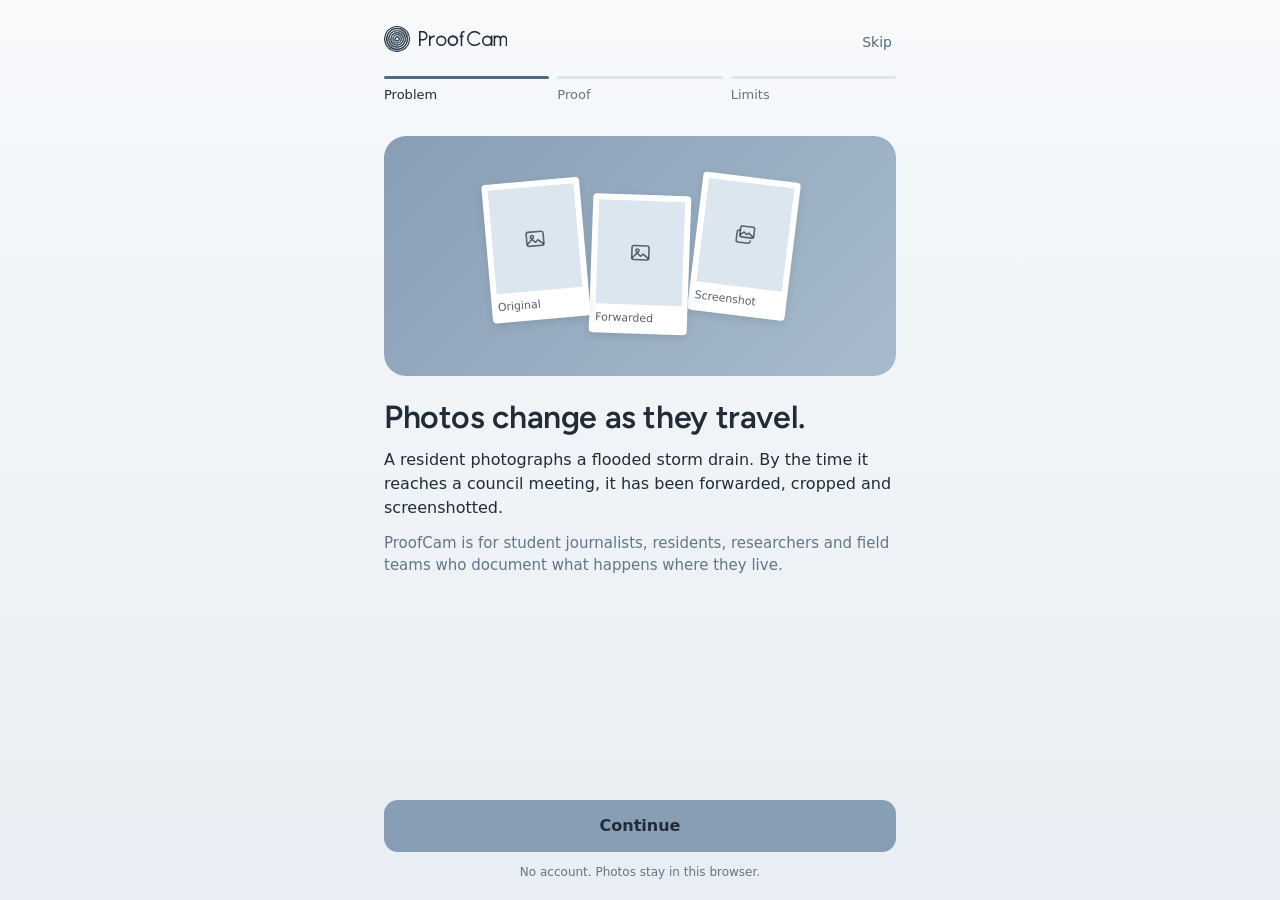
<file: web/index.html>
<!doctype html>
<html lang="en">
<head>
  <meta charset="utf-8">
  <meta name="viewport" content="width=device-width, initial-scale=1, viewport-fit=cover, interactive-widget=resizes-content">
  <meta name="color-scheme" content="light dark">
  <meta name="theme-color" media="(prefers-color-scheme: light)" content="#F7F9FB">
  <meta name="theme-color" media="(prefers-color-scheme: dark)" content="#12181F">
  <meta name="referrer" content="no-referrer">
  <meta name="description" content="Take photos that carry a signed proof inside the JPEG, and check whether a photo still matches its proof. Everything runs in your browser.">
  <title>ProofCam</title>
  <link rel="icon" href="icons/icon.svg" type="image/svg+xml">
  <link rel="apple-touch-icon" href="icons/icon-180.png">
  <link rel="manifest" href="manifest.webmanifest">
  <link rel="preconnect" href="https://fonts.googleapis.com">
  <link rel="preconnect" href="https://fonts.gstatic.com" crossorigin>
  <link rel="stylesheet" href="https://fonts.googleapis.com/css2?family=Figtree:wght@600&display=swap">
  <link rel="stylesheet" href="styles.css">
  <script type="module" src="js/app.js"></script>
</head>
<body>
  <!-- First-launch introduction; Settings reopens it as a dialog. -->
  <div id="intro-root" class="intro-root" hidden></div>

  <div class="shell" id="shell" hidden>
    <nav class="tabs" aria-label="Main">
      <div class="rail-brand" data-lockup></div>
      <button class="tab" data-tab="capture" aria-current="page"><span data-icon="camera"></span><span>Capture</span></button>
      <button class="tab" data-tab="verify"><span data-icon="scope"></span><span>Verify</span></button>
      <button class="tab" data-tab="settings"><span data-icon="sliders"></span><span>Settings</span></button>
      <p class="rail-note">No account. Photos stay in this browser.</p>
    </nav>

    <main>
      <!-- Capture -->
      <section class="screen capture" id="capture" aria-label="Capture">
        <header class="capture-bar">
          <button class="icon-button" id="flash" aria-label="Turn flash on" disabled></button>
          <span data-lockup></span>
          <span class="aspect" aria-label="Photo aspect ratio, four by three">4:3</span>
        </header>
        <div class="viewfinder" id="viewfinder">
          <video id="video" playsinline muted autoplay aria-label="Camera preview"></video>
          <svg class="grid" id="grid" viewBox="0 0 3 3" preserveAspectRatio="none" aria-hidden="true" hidden>
            <path d="M1 0V3M2 0V3M0 1H3M0 2H3"/>
          </svg>
          <span class="corners" aria-hidden="true"><i></i><i></i><i></i><i></i></span>
          <span class="focus-ring" id="focus-ring" aria-hidden="true" hidden></span>
          <div class="zoom" id="zoom" role="group" aria-label="Zoom">
            <button data-zoom="1" aria-label="Zoom 1 times" aria-pressed="true">1×</button>
            <button data-zoom="2" aria-label="Zoom 2 times" aria-pressed="false">2×</button>
          </div>
          <div class="camera-message" id="camera-message">
            <span data-icon="camera" data-size="36"></span>
            <p id="camera-message-text">Opening camera…</p>
            <button class="button primary" id="camera-retry" hidden>Allow camera</button>
          </div>
          <div class="signing-scrim" id="signing" hidden>
            <div class="signing-card" role="status">
              <span class="alignment" data-phase="searching" data-size="88"></span>
              <p>Embedding proof and signing…</p>
            </div>
          </div>
          <span class="shutter-flash" id="shutter-flash" aria-hidden="true"></span>
        </div>
        <div class="capture-controls">
          <p class="readiness" id="readiness" role="status"><span class="dot"></span><span id="readiness-text">Starting camera</span></p>
          <div class="capture-row">
            <button class="thumb" id="thumb" aria-label="View captured photos"><span data-icon="photos"></span></button>
            <button class="shutter" id="shutter" aria-label="Take signed photo" disabled><span></span></button>
            <button class="round-button" id="switch-camera" aria-label="Switch camera" disabled><span data-icon="flip"></span></button>
          </div>
        </div>
      </section>

      <!-- Verify -->
      <section class="screen verify" id="verify" aria-label="Verify" hidden>
        <div class="verify-chooser" id="verify-chooser">
          <h1 class="display-xl">Verify a photo</h1>
          <p class="lede">Choose an original. Its signed proof is checked privately in this browser.</p>
          <div class="source-list" id="drop-zone">
            <label class="source-row" for="pick-photo">
              <span class="source-icon" data-icon="photo"></span>
              <span><strong>Photos</strong><small>Pick from your library</small></span>
              <span data-icon="chevronRight" data-size="16"></span>
            </label>
            <label class="source-row" for="pick-file">
              <span class="source-icon" data-icon="folder"></span>
              <span><strong>Files</strong><small>The original JPEG or PNG</small></span>
              <span data-icon="chevronRight" data-size="16"></span>
            </label>
            <label class="source-row" for="pick-receipt">
              <span class="source-icon" data-icon="doc"></span>
              <span><strong>Separate proof file</strong><small id="receipt-subtitle">For copies whose embedded proof was removed</small></span>
              <span data-icon="chevronRight" data-size="16"></span>
            </label>
            <p class="drop-hint">You can also drop a photo or proof file here.</p>
          </div>
          <button class="text-button" id="clear-receipt" hidden>Remove separate proof</button>
          <input type="file" id="pick-photo" accept="image/jpeg,image/png" hidden>
          <input type="file" id="pick-file" accept=".jpg,.jpeg,.png,image/jpeg,image/png" hidden>
          <input type="file" id="pick-receipt" accept=".json,application/json" hidden>
        </div>
        <div class="verify-result" id="verify-result" hidden></div>
      </section>

      <!-- Settings -->
      <section class="screen settings" id="settings" aria-label="Settings" hidden>
        <h1 class="display-l">Settings</h1>
        <div class="group identity">
          <span class="identity-mark" data-ring="md"></span>
          <span><strong class="display-s">ProofCam</strong><small>Capture and image integrity</small></span>
        </div>

        <h2 class="group-title">Camera</h2>
        <div class="group">
          <label class="row"><span>Camera grid</span><input type="checkbox" role="switch" data-pref="cameraGrid"></label>
          <label class="row"><span>Shutter vibration</span><input type="checkbox" role="switch" data-pref="shutterHaptics"></label>
        </div>
        <p class="group-footer" id="haptics-note" hidden>This browser can't vibrate, so the setting has no effect here.</p>

        <h2 class="group-title">Saving</h2>
        <div class="group">
          <label class="row"><span>Download each photo</span><input type="checkbox" role="switch" data-pref="saveCopy"></label>
        </div>
        <p class="group-footer">Signed copies always stay in ProofCam in this browser. When on, each photo is also downloaded as a file. You can download or share any photo later from the photo viewer.</p>

        <h2 class="group-title">Signatures</h2>
        <div class="group">
          <div class="row"><span>Photo signing</span><span class="ok"><span data-icon="check" data-size="18"></span>Always on</span></div>
        </div>
        <p class="group-footer">Every completed JPEG carries its signed SHA-256 proof inside the file. The private key was created by this browser and can't be exported from it. Clearing this site's data deletes the key and your saved photos. This detects changes; it does not decide whether a scene is truthful.</p>

        <h2 class="group-title">Help and privacy</h2>
        <div class="group">
          <button class="row link" id="open-guide"><span>How ProofCam works</span><span data-icon="chevronRight" data-size="16"></span></button>
          <div class="row"><span>Camera permission</span><span class="value" id="camera-permission">Unknown</span></div>
          <div class="row"><span>Photo uploads</span><span class="value">None</span></div>
        </div>
        <p class="group-footer">To change camera access, use the site settings in your browser's address bar.</p>

        <h2 class="group-title">Research</h2>
        <div class="group">
          <button class="row link" id="open-lab"><span><span>Research lab</span><small>Watermark benchmarks, screenshot recovery and JSON export</small></span><span data-icon="chevronRight" data-size="16"></span></button>
        </div>
        <p class="group-footer">For testing how watermarks survive re-saving. Results are measurements, not proof of authenticity.</p>

        <div class="group">
          <div class="row"><span>Version</span><span class="value">0.1 (web)</span></div>
        </div>
      </section>
    </main>
  </div>

  <dialog class="sheet" id="outcome" aria-labelledby="outcome-title"></dialog>
  <dialog class="panel" id="library" aria-label="Captured photos"></dialog>
  <dialog class="panel" id="lab" aria-label="Research lab"></dialog>
  <dialog class="panel guide" id="guide" aria-label="How ProofCam works"></dialog>
  <div class="toast" id="toast" role="status" hidden></div>

</body>
</html>
</file>
<file: web/styles.css>
/* ProofCam web. Tokens mirror ProofCamTheme in CameraScreen.swift (see DESIGN.md). */
:root {
  --background: #F7F9FB; --atmosphere: #E8EEF3; --surface: #FFFFFF; --surface-muted: #EFF3F6;
  --text: #202C38; --secondary: #647587; --border: #DDE5EC;
  --primary: #889EB5; --on-primary: #202C38; --brand-light: #A8BBCD; --brand-pale: #DCE6EE;
  --accent: #526A82; --success: #397866; --warning: #B65A58;
  --focus-amber: #F2C24F; --viewfinder: #12171C;
  --brand-gradient: linear-gradient(135deg, #889EB5, #A8BBCD);
  --display: "Avenir Next", "Figtree", system-ui, sans-serif;
  --ui: -apple-system, BlinkMacSystemFont, "SF Pro Text", "Segoe UI", system-ui, sans-serif;
  --mono: ui-monospace, "SF Mono", Menlo, Consolas, monospace;
  --ease-out: cubic-bezier(.2, .8, .2, 1);
  --spring: cubic-bezier(.34, 1.36, .5, 1);
  --rail: 232px;
  color-scheme: light;
}
@media (prefers-color-scheme: dark) {
  :root:not([data-theme="light"]) {
    --background: #12181F; --atmosphere: #161E27; --surface: #1A222B; --surface-muted: #222C36;
    --text: #E7EDF3; --secondary: #9DAEBF; --border: #2C3844; --brand-pale: #2A3644;
    --accent: #A8BBCD; --success: #6FB39E; --warning: #E08A87; color-scheme: dark;
  }
}
:root[data-theme="dark"] {
  --background: #12181F; --atmosphere: #161E27; --surface: #1A222B; --surface-muted: #222C36;
  --text: #E7EDF3; --secondary: #9DAEBF; --border: #2C3844; --brand-pale: #2A3644;
  --accent: #A8BBCD; --success: #6FB39E; --warning: #E08A87; color-scheme: dark;
}

*, *::before, *::after { box-sizing: border-box; }
html {
  -webkit-tap-highlight-color: transparent; -webkit-text-size-adjust: 100%;
  overscroll-behavior: none; background: var(--background);
}
body {
  margin: 0; min-height: 100dvh; background: var(--background); color: var(--text);
  font: 400 1rem/1.5 var(--ui); -webkit-font-smoothing: antialiased;
}
button, input, select { font: inherit; color: inherit; }
button, a, label, [role="button"], .tab { touch-action: manipulation; }
button, .tab, .source-row, .thumb, .shutter, .zoom button { user-select: none; -webkit-user-select: none; }
button { cursor: pointer; background: none; border: 0; padding: 0; }
button:disabled { cursor: default; }
:focus-visible { outline: 2px solid var(--accent); outline-offset: 2px; border-radius: 6px; }
[hidden] { display: none !important; }
.visually-hidden { position: absolute; width: 1px; height: 1px; overflow: hidden; clip-path: inset(50%); white-space: nowrap; }
h1, h2, h3, p { margin: 0; }
.icon { display: block; flex: none; }
small { display: block; font-size: .8125rem; color: var(--secondary); line-height: 1.35; }

/* Type: Avenir Next DemiBold for display moments, the system UI face for everything else. */
.display-xl, .display-l, .display-m, .display-s { font-family: var(--display); font-weight: 600; letter-spacing: -.012em; line-height: 1.12; }
.display-xl { font-size: 2rem; }
.display-l { font-size: 1.75rem; }
.display-m { font-size: 1.25rem; line-height: 1.25; }
.display-s { font-size: 1.25rem; }
.lede { color: var(--secondary); max-width: 34em; }
.mono { font-family: var(--mono); }

/* Buttons (PrimaryButtonStyle / SecondaryButtonStyle) */
.button {
  display: flex; align-items: center; justify-content: center; gap: 8px; width: 100%; min-height: 52px;
  padding: 0 20px; border-radius: 14px; font-weight: 600; text-decoration: none;
  transition: transform 120ms var(--ease-out), background-color 120ms var(--ease-out), opacity 120ms;
}
.button.primary { background: var(--primary); color: var(--on-primary); }
.button.primary:active { background: var(--brand-light); transform: scale(.98); }
.button.secondary { background: var(--surface); color: var(--text); border: 1px solid var(--border); font-weight: 500; }
.button.secondary:active { background: var(--surface-muted); }
.button:disabled { opacity: .45; transform: none; }
.text-button { color: var(--accent); font-size: .875rem; min-height: 44px; padding: 0 4px; }
.button-stack { display: grid; gap: 12px; }
.link-row { display: flex; flex-wrap: wrap; gap: 4px 20px; font-size: .875rem; }
@media (hover: hover) and (pointer: fine) {
  .button.primary:hover:not(:disabled) { background: var(--brand-light); }
  .button.secondary:hover:not(:disabled) { background: var(--surface-muted); }
  .text-button:hover { text-decoration: underline; text-underline-offset: 3px; }
}

/* Brand */
.ring-mark { display: block; --front: var(--text); --back: var(--primary); }
.ring-mark .ring-front { stroke: var(--front); }
.ring-mark .ring-back {
  stroke: var(--back);
  transform: translate(calc(var(--dx) * var(--step) * 1px), calc(var(--dy) * var(--step) * 1px));
}
.lockup { display: inline-flex; align-items: center; gap: 9px; color: var(--text); }
.lockup-mark { width: 26px; height: 26px; }
.wordmark .ink { stroke: currentColor; }
.wordmark .ghost { stroke: var(--primary); }

/* Registration alignment: the back ring set wanders while checking, then locks or stays off. */
.alignment { display: block; }
.alignment .ring-back { transition: transform 550ms var(--spring), stroke 300ms; }
.alignment[data-phase="aligned"] .ring-back { --dx: 0 !important; --dy: 0 !important; stroke: var(--success); }
.alignment[data-phase="offset"] .ring-back { stroke: var(--warning); }
.alignment[data-phase="searching"] .ring-back { stroke: var(--secondary); animation: wander 3s ease-in-out infinite; }
.alignment[data-phase="idle"] .ring-back { --dx: 0 !important; --dy: 0 !important; stroke: var(--border); }
@keyframes wander {
  0%, 100% { transform: translate(calc(.9 * var(--step) * 1px), calc(-.6 * var(--step) * 1px)); }
  33% { transform: translate(calc(-.5 * var(--step) * 1px), calc(.4 * var(--step) * 1px)); }
  66% { transform: translate(calc(.3 * var(--step) * 1px), calc(.6 * var(--step) * 1px)); }
}

/* Shell: bottom tab bar on phones, a left rail on wide screens. */
.shell { min-height: 100dvh; }
main { min-height: 100dvh; padding-bottom: calc(64px + env(safe-area-inset-bottom, 0px)); }
.tabs {
  position: fixed; z-index: 20; inset: auto 0 0 0; display: flex; justify-content: space-around;
  padding: 6px 8px calc(6px + env(safe-area-inset-bottom, 0px));
  background: color-mix(in srgb, var(--surface) 92%, transparent); border-top: 1px solid var(--border);
  backdrop-filter: saturate(1.4) blur(18px); -webkit-backdrop-filter: saturate(1.4) blur(18px);
}
.tab {
  flex: 1; max-width: 140px; min-height: 50px; display: flex; flex-direction: column; align-items: center; justify-content: center;
  gap: 2px; font-size: .6875rem; font-weight: 500; color: var(--secondary); border-radius: 10px;
}
.tab[aria-current="page"] { color: var(--accent); }
.tab:active { transform: scale(.96); }
.rail-brand, .rail-note { display: none; }
.screen { animation: screen-in 220ms var(--ease-out); }
@keyframes screen-in { from { opacity: 0; } }

@media (min-width: 900px) {
  .tabs {
    inset: 0 auto 0 0; width: var(--rail); flex-direction: column; justify-content: flex-start; gap: 4px;
    padding: 28px 16px; border-top: 0; border-right: 1px solid var(--border); background: var(--surface);
    backdrop-filter: none;
  }
  .rail-brand { display: block; padding: 0 12px 28px; }
  .rail-note { display: block; margin-top: auto; padding: 0 12px; font-size: .8125rem; color: var(--secondary); }
  .tab { flex: none; max-width: none; flex-direction: row; justify-content: flex-start; gap: 12px; padding: 0 12px; min-height: 44px; font-size: .9375rem; color: var(--text); }
  .tab .icon { color: var(--secondary); }
  .tab[aria-current="page"] { background: var(--brand-pale); color: var(--text); }
  .tab[aria-current="page"] .icon { color: var(--accent); }
  main { margin-left: var(--rail); padding-bottom: 0; }
  @media (hover: hover) and (pointer: fine) { .tab:not([aria-current="page"]):hover { background: var(--surface-muted); } }
}

/* Capture */
.capture {
  display: flex; flex-direction: column; min-height: calc(100dvh - 64px - env(safe-area-inset-bottom, 0px));
  background: linear-gradient(var(--background), var(--atmosphere));
  padding-top: env(safe-area-inset-top, 0px);
}
.capture-bar { display: flex; align-items: center; justify-content: space-between; height: 48px; padding: 0 12px; }
.icon-button { width: 44px; height: 44px; display: grid; place-items: center; border-radius: 22px; color: var(--text); opacity: .8; }
.icon-button[aria-pressed="true"] { color: var(--accent); opacity: 1; }
.icon-button:disabled { opacity: .3; }
.aspect { width: 44px; text-align: center; font-size: .8125rem; font-weight: 600; color: var(--secondary); }
.viewfinder {
  position: relative; overflow: hidden; margin: 0 12px; border-radius: 20px; background: var(--viewfinder);
  aspect-ratio: 3 / 4; max-height: calc(100dvh - 64px - 48px - 170px - env(safe-area-inset-bottom, 0px) - env(safe-area-inset-top, 0px));
  min-height: 220px; align-self: center; width: calc(100% - 24px); isolation: isolate; cursor: crosshair;
}
.viewfinder video {
  position: absolute; inset: 0; width: 100%; height: 100%; object-fit: cover;
  transform: scale(var(--zoom, 1)) scaleX(var(--mirror, 1)); transition: transform 240ms var(--ease-out);
}
.grid { position: absolute; inset: 0; width: 100%; height: 100%; pointer-events: none; }
.grid path { stroke: rgb(255 255 255 / .4); stroke-width: .5px; vector-effect: non-scaling-stroke; fill: none; }
.corners i { position: absolute; width: 18px; height: 18px; border: 2px solid rgb(255 255 255 / .8); pointer-events: none; }
.corners i:nth-child(1) { top: 16px; left: 16px; border-right: 0; border-bottom: 0; }
.corners i:nth-child(2) { top: 16px; right: 16px; border-left: 0; border-bottom: 0; }
.corners i:nth-child(3) { bottom: 16px; left: 16px; border-right: 0; border-top: 0; }
.corners i:nth-child(4) { bottom: 16px; right: 16px; border-left: 0; border-top: 0; }
.viewfinder:not(.ready) .corners, .viewfinder:not(.ready) .zoom, .viewfinder:not(.ready) .grid { display: none; }
.focus-ring {
  position: absolute; width: 72px; height: 72px; margin: -36px 0 0 -36px; border: 1.5px solid var(--focus-amber); border-radius: 4px;
  pointer-events: none; animation: focus-in 200ms var(--ease-out);
}
@keyframes focus-in { from { transform: scale(1.4); opacity: 0; } }
.zoom { position: absolute; left: 50%; bottom: 16px; transform: translateX(-50%); display: flex; gap: 12px; }
.zoom button {
  width: 42px; height: 42px; border-radius: 50%; background: rgb(0 0 0 / .4); color: #fff;
  font-size: .8125rem; font-weight: 600; transition: background-color 150ms, transform 120ms var(--ease-out);
}
.zoom button[aria-pressed="true"] { background: rgb(0 0 0 / .66); color: var(--focus-amber); }
.zoom button:active { transform: scale(.92); }
.camera-message {
  position: absolute; inset: 0; display: grid; place-content: center; justify-items: center; gap: 14px; padding: 32px;
  color: rgb(255 255 255 / .78); text-align: center; background: var(--viewfinder); font-size: .9375rem;
}
.camera-message .button { width: 200px; }
.viewfinder.ready .camera-message { display: none; }
.signing-scrim { position: absolute; inset: 0; display: grid; place-items: center; background: rgb(0 0 0 / .28); animation: screen-in 300ms var(--ease-out); }
.signing-card {
  display: grid; justify-items: center; gap: 12px; padding: 22px 28px; border-radius: 18px;
  background: color-mix(in srgb, var(--surface) 96%, transparent); border: 1px solid var(--border);
  font-size: .9375rem; font-weight: 500;
}
.shutter-flash { position: absolute; inset: 0; background: #fff; opacity: 0; pointer-events: none; }
.shutter-flash.fire { animation: shutter-flash 360ms linear; }
@keyframes shutter-flash { 11% { opacity: .85; } 100% { opacity: 0; } }

.capture-controls { padding: 16px 0 12px; display: grid; gap: 16px; }
.readiness { display: flex; align-items: center; justify-content: center; gap: 6px; font-size: .75rem; font-weight: 500; color: var(--secondary); }
.readiness .dot { width: 6px; height: 6px; border-radius: 50%; background: var(--secondary); }
.readiness.ready .dot { background: var(--success); }
.capture-row { display: flex; align-items: center; justify-content: space-between; padding: 0 32px; max-width: 480px; width: 100%; margin: 0 auto; }
.thumb {
  width: 56px; height: 56px; padding: 3px; border-radius: 10px; background: var(--surface); transform: rotate(-3deg);
  box-shadow: 0 2px 6px rgb(0 0 0 / .08); color: var(--secondary); display: grid; place-items: center; overflow: hidden;
}
.thumb img, .thumb .empty { width: 50px; height: 50px; border-radius: 8px; object-fit: cover; display: grid; place-items: center; background: var(--surface-muted); }
.thumb.pop img { animation: thumb-pop 450ms var(--spring); }
@keyframes thumb-pop { from { transform: scale(.5); opacity: 0; } }
.shutter { position: relative; width: 78px; height: 78px; border-radius: 50%; border: 3px solid var(--text); display: grid; place-items: center; transition: transform 250ms var(--spring); }
.shutter span { width: 64px; height: 64px; border-radius: 50%; background: var(--text); transition: transform 350ms var(--spring), opacity 200ms; }
.shutter:active:not(:disabled) { transform: scale(.92); }
.shutter:disabled span { opacity: .32; }
.shutter.working span { transform: scale(.78); }
.round-button { width: 52px; height: 52px; border-radius: 50%; display: grid; place-items: center; background: var(--surface); border: 1px solid var(--border); }
.round-button:disabled { opacity: .45; }

@media (min-width: 900px) {
  .capture { min-height: 100dvh; padding: 24px 32px; }
  .capture-bar { max-width: 960px; width: 100%; margin: 0 auto; }
  .capture-bar [data-lockup] { visibility: hidden; }
  .viewfinder { aspect-ratio: 4 / 3; max-height: calc(100dvh - 48px - 48px - 190px); width: auto; max-width: 960px; height: 100%; }
}
@media (orientation: landscape) and (max-width: 899px) {
  .viewfinder { aspect-ratio: 4 / 3; width: auto; height: calc(100dvh - 64px - 48px - 150px); }
}

/* Verify */
.verify, .settings { max-width: 640px; margin: 0 auto; padding: calc(24px + env(safe-area-inset-top, 0px)) 20px 40px; }
.verify-chooser .display-xl { margin-bottom: 8px; }
.verify-chooser .lede { margin-bottom: 24px; }
.source-list { background: var(--surface); border: 1px solid var(--border); border-radius: 14px; overflow: hidden; transition: border-color 150ms, box-shadow 150ms; }
.source-list.dragging { border-color: var(--accent); box-shadow: 0 0 0 3px color-mix(in srgb, var(--accent) 22%, transparent); }
.source-row { display: grid; grid-template-columns: 32px 1fr auto; align-items: center; gap: 12px; min-height: 64px; padding: 0 16px; cursor: pointer; color: var(--secondary); position: relative; }
.source-row + .source-row::before { content: ""; position: absolute; top: 0; left: 60px; right: 0; border-top: 1px solid var(--border); }
.source-row strong { display: block; font-weight: 400; color: var(--text); }
.source-row:active { background: var(--surface-muted); }
.source-icon { width: 32px; height: 32px; border-radius: 8px; display: grid; place-items: center; background: var(--brand-pale); color: var(--accent); }
.source-icon .icon { width: 18px; height: 18px; }
.drop-hint { display: none; padding: 12px 16px; font-size: .8125rem; color: var(--secondary); border-top: 1px solid var(--border); }
@media (hover: hover) and (pointer: fine) {
  .source-row:hover { background: var(--surface-muted); }
  .drop-hint { display: block; }
}
.source-list.busy { opacity: .5; pointer-events: none; }

.verify:has(.verify-result:not([hidden])) { padding: 0 0 40px; max-width: 720px; }
.result-photo { position: relative; height: 300px; background: var(--surface-muted); overflow: hidden; }
.result-photo img { width: 100%; height: 100%; object-fit: cover; display: block; }
.result-photo .placeholder { position: absolute; inset: 0; display: grid; place-items: center; color: var(--secondary); }
.result-photo .alignment-badge { position: absolute; right: 14px; bottom: 14px; padding: 10px; border-radius: 50%; background: color-mix(in srgb, var(--background) 95%, transparent); }
.back-button { position: absolute; top: calc(12px + env(safe-area-inset-top, 0px)); left: 12px; width: 44px; height: 44px; border-radius: 50%; display: grid; place-items: center; background: rgb(255 255 255 / .92); color: #202C38; }
.status-rule { height: 3px; background: var(--tone); transition: background-color 300ms; }
.result-body { padding: 20px 20px 0; }
@media (min-width: 900px) { .result-photo { height: 380px; border-radius: 0 0 14px 14px; } .verify:has(.verify-result:not([hidden])) { padding-top: 24px; } .result-photo { border-radius: 14px 14px 0 0; } .back-button { top: 12px; } }
.result-status { display: flex; align-items: center; gap: 6px; font-size: .8125rem; font-weight: 500; color: var(--tone); }
.result-status .icon { width: 16px; height: 16px; }
.result-head .display-l { margin-top: 8px; }
.result-head p.detail { margin-top: 8px; color: var(--secondary); }
.records { margin-top: 24px; border-top: 1px solid var(--border); }
.record { display: flex; align-items: baseline; justify-content: space-between; gap: 16px; padding: 12px 0; border-bottom: 1px solid var(--border); font-size: .9375rem; }
.record dt { color: var(--secondary); }
.record dd { margin: 0; text-align: right; font-weight: 500; color: var(--rec-tone, var(--text)); }
.record dd.mono { font-family: var(--mono); font-weight: 400; font-size: .8125rem; }
.fingerprints { margin-top: 24px; display: grid; gap: 8px; }
.fingerprints h3, .meaning h4 { font-size: .8125rem; font-weight: 500; color: var(--secondary); }
.digest { display: grid; grid-template-columns: 64px 1fr; gap: 12px; align-items: baseline; }
.digest span:first-child { font-size: .8125rem; color: var(--secondary); }
.digest code { font: .75rem/1.6 var(--mono); word-spacing: .2em; user-select: text; clip-path: inset(0 100% 0 0); animation: sweep 800ms var(--ease-out) 250ms forwards; }
.digest code mark { background: none; color: var(--warning); }
@keyframes sweep { to { clip-path: inset(0 0 0 0); } }
.digest-summary { font-size: .8125rem; font-weight: 500; color: var(--tone-2); padding-top: 2px; }
.meaning { margin-top: 32px; }
.meaning h3 { margin-bottom: 12px; }
.meaning h4 { margin-bottom: 2px; }
.meaning h4.confirms { color: var(--tone); }
.meaning h4 + ul + h4 { margin-top: 16px; }
.meaning ul { list-style: none; margin: 0; padding: 0; }
.meaning li { padding: 8px 0; border-bottom: 1px solid var(--border); font-size: .9375rem; }
.meaning ul.muted li { color: var(--secondary); }
.result-body > .button { margin-top: 32px; }
.reveal { animation: reveal 500ms var(--ease-out) both; animation-delay: calc(150ms + var(--i) * 80ms); }
@keyframes reveal { from { opacity: 0; transform: translateY(14px); } }

/* Settings: a native-feeling grouped form */
.settings .display-l { margin-bottom: 20px; }
.group { background: var(--surface); border: 1px solid var(--border); border-radius: 14px; overflow: hidden; margin-bottom: 8px; }
.group-title { font-size: .8125rem; font-weight: 500; color: var(--secondary); margin: 24px 16px 6px; }
.group-footer { font-size: .8125rem; color: var(--secondary); margin: 0 16px 8px; max-width: 60ch; }
.identity { display: flex; align-items: center; gap: 14px; padding: 12px 16px; margin-bottom: 0; }
.identity-mark { width: 52px; height: 52px; border-radius: 12px; display: grid; place-items: center; background: var(--brand-gradient); flex: none; }
.identity-mark .ring-mark { width: 36px; height: 36px; --front: #202C38; --back: rgb(255 255 255 / .8); }
.row { display: flex; align-items: center; justify-content: space-between; gap: 16px; min-height: 48px; padding: 8px 16px; width: 100%; text-align: left; position: relative; }
.row + .row::before { content: ""; position: absolute; top: 0; left: 16px; right: 0; border-top: 1px solid var(--border); }
.row.link { color: var(--accent); }
.row:disabled { opacity: .4; }
.row.link > span:first-child > span { color: var(--accent); }
.row.link .icon { color: var(--secondary); }
.row:is(button):active { background: var(--surface-muted); }
@media (hover: hover) and (pointer: fine) { .row:is(button):hover { background: var(--surface-muted); } }
.row .value { color: var(--secondary); }
.ok { display: inline-flex; align-items: center; gap: 6px; color: var(--success); }
input[type="checkbox"][role="switch"] {
  appearance: none; -webkit-appearance: none; width: 51px; height: 31px; border-radius: 16px; margin: 0; flex: none;
  background: var(--surface-muted); border: 1px solid var(--border); position: relative; cursor: pointer; transition: background-color 200ms;
}
input[type="checkbox"][role="switch"]::after {
  content: ""; position: absolute; top: 2px; left: 2px; width: 25px; height: 25px; border-radius: 50%; background: #fff;
  box-shadow: 0 2px 4px rgb(0 0 0 / .18); transition: transform 220ms var(--spring);
}
input[type="checkbox"][role="switch"]:checked { background: var(--accent); border-color: var(--accent); }
input[type="checkbox"][role="switch"]:checked::after { transform: translateX(20px); }

/* Dialogs: bottom sheet on phones, centred panel on wide screens. */
dialog:focus { outline: none; }
dialog { color: var(--text); background: var(--background); border: 0; padding: 0; max-width: none; max-height: none; }
dialog::backdrop { background: rgb(10 14 18 / .45); }
dialog[open] { animation: sheet-in 320ms var(--ease-out); }
@keyframes sheet-in { from { transform: translateY(32px); opacity: 0; } }
.sheet { width: 100%; margin: auto 0 0; border-radius: 16px 16px 0 0; padding: 24px 24px calc(24px + env(safe-area-inset-bottom, 0px)); }
.panel { width: 100%; height: 100dvh; margin: 0; overscroll-behavior: contain; }
@media (min-width: 700px) {
  .sheet { width: 440px; margin: auto; border-radius: 16px; }
  .panel { width: min(760px, calc(100% - 64px)); height: min(860px, calc(100dvh - 64px)); margin: auto; border-radius: 16px; }
}
.panel-bar { position: sticky; top: 0; z-index: 2; display: grid; grid-template-columns: 1fr auto 1fr; align-items: center; min-height: 52px; padding: env(safe-area-inset-top, 0px) 12px 0; background: color-mix(in srgb, var(--background) 92%, transparent); backdrop-filter: blur(16px); -webkit-backdrop-filter: blur(16px); border-bottom: 1px solid var(--border); }
.panel-bar h2 { font-size: 1rem; font-weight: 600; text-align: center; }
.panel-bar .text-button { justify-self: end; font-size: 1rem; font-weight: 600; }
.panel-bar .text-button.back { justify-self: start; display: inline-flex; align-items: center; gap: 2px; font-weight: 400; }
.panel-body { padding: 20px; }

.outcome-head { display: flex; align-items: center; gap: 18px; }
.print { flex: none; padding: 4px; border-radius: 10px; background: var(--surface); box-shadow: 0 3px 8px rgb(0 0 0 / .1); transform: rotate(-3deg); }
.print img, .print .blank { display: block; width: 96px; height: 128px; object-fit: cover; border-radius: 8px; background: var(--surface-muted); }
.outcome-state { display: flex; align-items: center; gap: 10px; font-size: .8125rem; font-weight: 500; margin-bottom: 8px; }
.sheet .note { font-size: .8125rem; color: var(--secondary); margin: 24px 0; }
.sheet .button-stack { margin-top: 24px; }

.library-grid { display: grid; grid-template-columns: repeat(auto-fill, minmax(104px, 1fr)); gap: 20px 12px; }
.library-item { display: grid; gap: 6px; text-align: left; }
.library-item .frame { aspect-ratio: 3 / 4; border-radius: 10px; overflow: hidden; background: var(--surface-muted); }
.library-item img { width: 100%; height: 100%; object-fit: cover; display: block; transition: transform 200ms var(--ease-out); }
@media (hover: hover) and (pointer: fine) { .library-item:hover img { transform: scale(1.03); } }
.badge { display: inline-flex; align-items: center; gap: 4px; font-size: .75rem; font-weight: 500; color: var(--tone); }
.badge::before { content: ""; width: 6px; height: 6px; border-radius: 50%; background: currentColor; }
.library-item time { font-size: .6875rem; color: var(--secondary); font-variant-numeric: tabular-nums; }
.empty-state { display: grid; justify-items: center; gap: 16px; padding: 56px 24px; text-align: center; }
.empty-state p { color: var(--secondary); max-width: 30ch; }
.proof-illustration { position: relative; width: 220px; height: 180px; }
.proof-illustration .slip { position: absolute; left: 112px; top: 64px; padding: 10px; border-radius: 6px; background: var(--surface); border: 1px solid var(--border); transform: rotate(5deg); font: 10px/1.5 var(--mono); }
.proof-illustration .slip b { display: block; font-weight: 600; }
.proof-illustration .slip i { display: block; width: 60px; height: 1px; background: var(--border); margin-top: 4px; }
.proof-illustration .photo { position: absolute; left: 30px; top: 18px; padding: 5px; border-radius: 10px; background: var(--surface); box-shadow: 0 3px 8px rgb(0 0 0 / .08); transform: rotate(-3deg); }
.proof-illustration .photo span { width: 112px; height: 136px; border-radius: 8px; display: grid; place-items: center; background: var(--brand-gradient); color: var(--on-primary); }
.detail-photo { background: #000; display: grid; place-items: center; }
.detail-photo img { max-width: 100%; max-height: 440px; display: block; }
.detail-status { display: flex; align-items: center; gap: 6px; font-size: .8125rem; font-weight: 500; color: var(--tone); }
.detail-status .icon { width: 16px; height: 16px; }
.detail-title { margin: 6px 0 20px; }
.detail-actions { margin-top: 24px; }
.detail-actions .link-row { margin-top: 4px; }
.fine { font-size: .8125rem; color: var(--secondary); margin-top: 20px; }

/* Introduction */
.intro-root { min-height: 100dvh; background: linear-gradient(var(--background), var(--atmosphere)); }
.intro { display: flex; flex-direction: column; min-height: 100dvh; max-width: 560px; margin: 0 auto; padding: calc(20px + env(safe-area-inset-top, 0px)) 24px calc(20px + env(safe-area-inset-bottom, 0px)); }
.guide .intro { min-height: 100%; height: 100%; }
.intro-top { display: flex; justify-content: space-between; align-items: center; min-height: 44px; }
.intro-tabs { display: flex; gap: 8px; margin-top: 12px; }
.intro-tabs button { flex: 1; min-height: 44px; display: grid; align-content: start; gap: 6px; text-align: left; font-size: .8125rem; font-weight: 500; color: var(--secondary); }
.intro-tabs button::before { content: ""; height: 3px; border-radius: 2px; background: var(--border); transition: background-color 250ms; }
.intro-tabs button.done::before { background: var(--accent); }
.intro-tabs button[aria-selected="true"] { color: var(--text); }
.intro-pages { flex: 1; display: flex; overflow-x: auto; scroll-snap-type: x mandatory; scrollbar-width: none; overscroll-behavior-x: contain; }
.intro-pages::-webkit-scrollbar { display: none; }
.intro-page { flex: 0 0 100%; scroll-snap-align: start; scroll-snap-stop: always; padding: 16px 0 24px; overflow-y: auto; }
.intro-art { position: relative; height: 240px; border-radius: 22px; background: var(--brand-gradient); overflow: hidden; }
.intro-page h2 { margin-top: 24px; }
.intro-page .body { margin-top: 12px; }
.intro-page .note { margin-top: 12px; font-size: .9375rem; color: var(--secondary); }
.intro-foot { display: grid; gap: 12px; justify-items: center; }
.intro-foot small { font-size: .75rem; }
.card-print { position: absolute; top: 50%; left: 50%; display: grid; gap: 6px; padding: 6px; border-radius: 4px; background: #fff; box-shadow: 0 3px 8px rgb(0 0 0 / .1); color: rgb(32 44 56 / .75); font-size: .6875rem; font-weight: 500; }
.card-print span { width: 86px; height: 104px; display: grid; place-items: center; background: #DCE6EE; color: rgb(32 44 56 / .7); }
.proof-slip { position: absolute; top: 50%; left: 50%; padding: 12px; border-radius: 6px; background: #fff; color: #202C38; font: 10px/1.5 var(--mono); transition: transform 1.1s ease-in-out .35s; }
.proof-slip b { display: block; font-size: 11px; }
.intro-art .ring-mark { position: absolute; top: 50%; left: 50%; width: 150px; height: 150px; margin: -75px 0 0 -75px; --front: #202C38; --back: #fff; }
.intro-art .ring-mark .ring-back { transition: transform 1.1s ease-in-out .35s; }
.intro-page.active .ring-mark .ring-back { --dx: 0 !important; --dy: 0 !important; }

/* Research lab */
.lab-section { margin-top: 28px; }
.lab-section h3 { font-size: .8125rem; font-weight: 500; color: var(--secondary); margin: 0 16px 6px; }
.lab-section .group { padding: 4px 0; }
.lab-section .row { min-height: 44px; }
.lab-status { padding: 12px 16px; font-size: .9375rem; }
.segmented { display: grid; grid-template-columns: repeat(3, 1fr); margin: 8px 16px; padding: 2px; border-radius: 9px; background: var(--surface-muted); }
.segmented button { min-height: 32px; border-radius: 7px; font-size: .8125rem; font-weight: 500; }
.segmented button[aria-pressed="true"] { background: var(--surface); box-shadow: 0 1px 3px rgb(0 0 0 / .12); }
.lab-image { margin: 8px 16px; border-radius: 10px; max-width: calc(100% - 32px); display: block; }
.text-field { width: calc(100% - 32px); margin: 8px 16px; min-height: 44px; padding: 0 12px; border-radius: 10px; border: 1px solid var(--border); background: var(--background); font-size: 16px; }
.progress { display: flex; align-items: center; gap: 10px; padding: 8px 16px; color: var(--secondary); font-size: .875rem; }
.spinner { width: 16px; height: 16px; border-radius: 50%; border: 2px solid var(--border); border-top-color: var(--accent); animation: spin 800ms linear infinite; }
@keyframes spin { to { transform: rotate(360deg); } }
.capture-list-item { padding: 10px 16px; display: grid; gap: 2px; }
.capture-list-item + .capture-list-item { border-top: 1px solid var(--border); }
.capture-list-item .text-button { justify-self: start; min-height: 36px; }

.toast {
  position: fixed; z-index: 50; left: 50%; bottom: calc(80px + env(safe-area-inset-bottom, 0px)); transform: translateX(-50%);
  max-width: min(440px, calc(100% - 32px)); padding: 12px 16px; border-radius: 12px; background: var(--text); color: var(--background);
  font-size: .875rem; box-shadow: 0 6px 20px rgb(0 0 0 / .18); animation: sheet-in 240ms var(--ease-out);
}

@media (prefers-reduced-motion: reduce) {
  *, *::before, *::after { animation-duration: 1ms !important; animation-delay: 0s !important; animation-iteration-count: 1 !important; transition-duration: 1ms !important; transition-delay: 0s !important; }
  .reveal { animation: none; }
  .digest code { animation: none; clip-path: none; }
  .alignment[data-phase="searching"] .ring-back { animation: none; }
}
</file>
